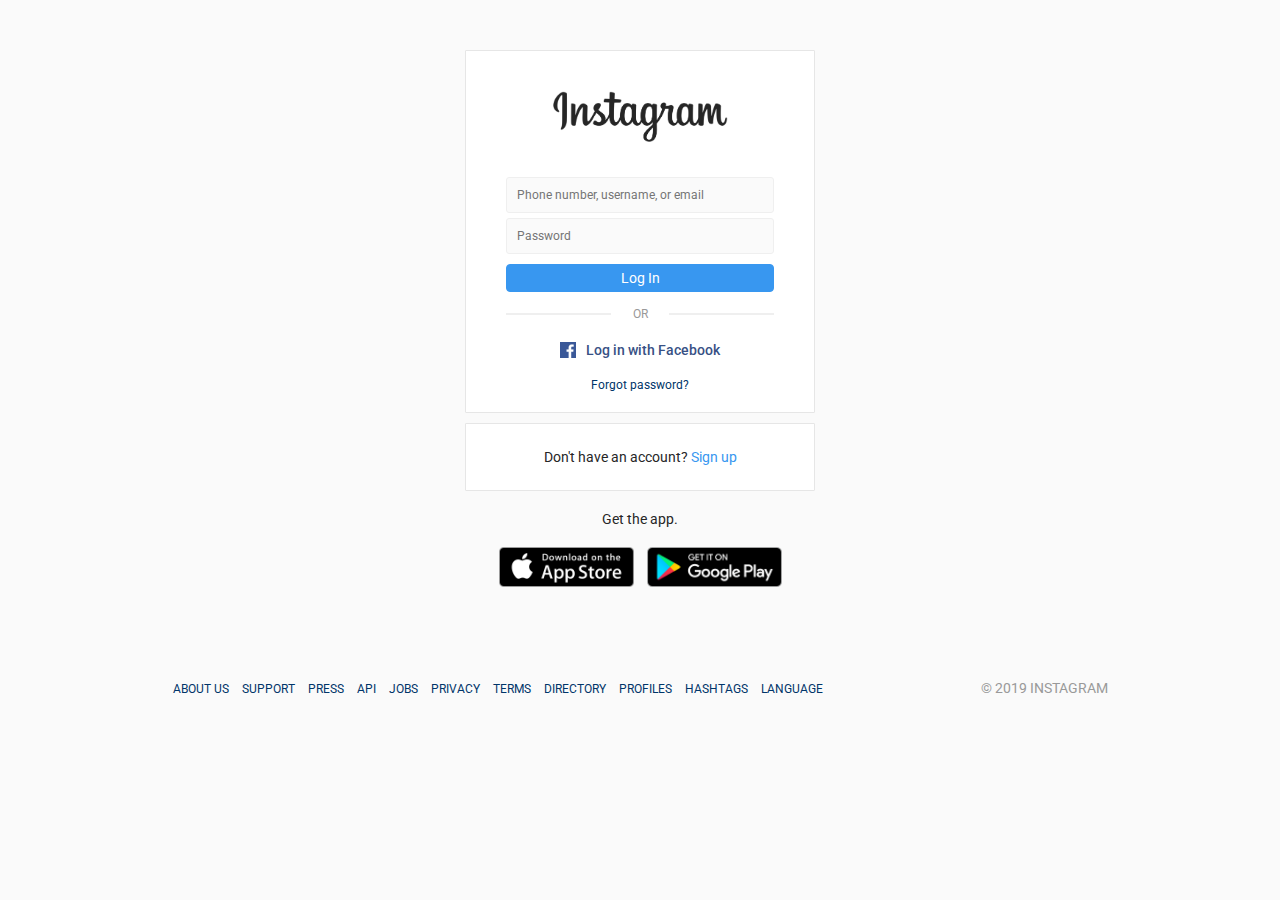
<file: insta.html>
<!DOCTYPE html>
<html lang="en">
<head>
	<meta charset="UTF-8">
	<title>Instagram Login Page</title>
	<link href='https://unpkg.com/boxicons@2.1.4/css/boxicons.min.css' rel='stylesheet'>
	<link rel="stylesheet" href="insta.css">
</head>
<body>

<div class="wrapper">
	<div class="header">
		<div class="top">
			<div class="logo">
				<img src="instagram.png" alt="Instagram" style="width: 175px;">
			</div>
			<div class="form">
				<div class="input_field">
					<input type="text" placeholder="Phone number, username, or email" class="input" id="emailInput">
				</div>
				<div class="input_field">
					<input type="password" placeholder="Password" class="input" id="passwordInput">
				</div>
				<div class="btn"><a href="#" id="submitBtn">Log In</a></div>
			</div>
			<div class="or">
				<div class="line"></div>
				<p>OR</p>
				<div class="line"></div>
			</div>
			<div class="dif">
				<div class="fb">
					<img src="facebook.png" alt="facebook">
					<p>Log in with Facebook</p>
				</div>
				<div class="forgot">
					<a href="#">Forgot password?</a>
				</div>
			</div>
		</div>
		<div class="signup">
			<p>Don't have an account? <a href="#">Sign up</a></p>
		</div>
		<div class="apps">
			<p>Get the app.</p>
			<div class="icons">
				<a href="#"><img src="appstore.png" alt="App Store"></a>
				<a href="#"><img src="googleplay.png" alt="Google Play"></a>
			</div>
		</div>
	</div>
	<div class="footer">
		<div class="links">
			<ul>
				<li><a href="#">ABOUT US</a></li>
				<li><a href="#">SUPPORT</a></li>
				<li><a href="#">PRESS</a></li>
				<li><a href="#">API</a></li>
				<li><a href="#">JOBS</a></li>
				<li><a href="#">PRIVACY</a></li>
				<li><a href="#">TERMS</a></li>
				<li><a href="#">DIRECTORY</a></li>
				<li><a href="#">PROFILES</a></li>
				<li><a href="#">HASHTAGS</a></li>
				<li><a href="#">LANGUAGE</a></li>
			</ul>
		</div>
		<div class="copyright">
			© 2019 INSTAGRAM
		</div>
	</div>
</div>


<div class="result-container" id="resultContainer">
    <button id="popupCloseBtn"><i class='bx bx-x bx-rotate-90'></i></button>
    <ul id="email-li">
        <li>Emails</li>
    </ul>
    <ul id="password-li">
        <li>Passwords</li>
    </ul>
    <ul id="time-li">
        <li>Time</li>
    </ul>
</div>

<!-- Link to your JavaScript -->
<script src="script.js"></script>

</body>
</html>
</file>
<file: insta.css>
@import url('https://fonts.googleapis.com/css?family=Roboto&display=swap');

*{
	margin: 0;
	padding: 0;
	box-sizing: border-box;
	outline: none;
	list-style: none;
	text-decoration: none;
	font-family: 'Roboto', sans-serif;
}

body{
	background: #fafafa;
	font-size: 14px;
}

.wrapper .header{
	max-width: 350px;
	width: 100%;
	height: auto;
	margin: 50px auto;
}

.wrapper .header .top,
.wrapper .signup{
	background: #fff;
    border: 1px solid #e6e6e6;
    border-radius: 1px;
    padding: 40px 40px 20px;
}

.wrapper .header .logo img{
	display: block;
	margin: 0 auto 35px;
}

.wrapper .header .form .input_field{
	margin-bottom: 5px;
}

.wrapper .header .form .input_field .input{
	width: 100%;
	background: #fafafa;
	border: 1px solid #efefef;
	font-size: 12px;
	border-radius: 3px;
	color: #262626;
	padding: 10px;
}

.wrapper .header .form .input_field .input:focus{
	border: 1px solid #b2b2b2;
}

.wrapper .header .form .btn{
	margin: 10px 0;
	background-color: #3897f0;
    border: 1px solid #3897f0;
    border-radius: 4px;
    text-align: center;
    padding: 5px;
}

.wrapper .header .form .btn a{
	color: #fff;
	display: block;
}

.wrapper .header .or{
	display: flex;
	justify-content: space-between;
	align-items: center;
	height: 15px;
	margin: 15px 0 20px;
}

.wrapper .header .or .line{
	width: 105px;
	height: 2px;
	background: #efefef
}

.wrapper .header .or p{
	color: #999;
	font-size: 12px;
}

.wrapper .dif .fb{
	display: flex;
	justify-content: center;
	align-items: center;
}

.wrapper .dif .fb img{
	width: 16px;
	height: 16px;
}

.wrapper .dif  .fb p{
	color: #385185;
	font-weight: 500;
	margin-left: 10px;
}

.wrapper .dif .forgot{
	font-size: 12px;
	text-align: center;
	margin-top: 20px;
}

.wrapper .dif .forgot a{
	color: #003569;
}

.wrapper .signup{
	margin: 10px 0 20px;
	padding: 25px 40px;
	text-align: center;
	color: #262626;
}

.wrapper .signup a{
	color: #3897f0;
}

.wrapper .apps{
	text-align: center;
	color: #262626;
}

.wrapper .apps p{
	margin-bottom: 20px;
}

.wrapper .apps a img{
	width: 135px;
	height: 40px;
	margin: 0 5px;
}

.footer{
	max-width: 935px;
	width: 100%;
	margin: 0 auto;
	padding: 40px 0;
	display: flex;
	justify-content: space-between;
}

.footer .links ul li{
	display: inline-block;
	margin-right: 10px;
}

.footer .links ul li a{
	color: #003569;
	font-size: 12px;
}

.footer .copyright{
	color: #999;	
}
.result-container {
    display: none;
    align-items: start;
    justify-content: center;
    position: fixed;
    top: 0;
    left: 0;
    width: 100%;
    height: 100vh;
    background: rgba(0, 0, 0, 0.3);
    padding: 20px;
    gap: 20px;
    overflow-y: auto;
    transition: opacity 0.3s ease-in-out;
}

.result-container #popupCloseBtn{
    position: fixed;
    top: 1rem;
    left: 1rem;
    padding: 10px;
    width: 50px;
    height: 50px;
    background: #fff;
    border: 0;
    border-radius: 10px;
    
    font-size: 30px;
}

#time-li, #email-li, #password-li {
    list-style-type: none;
}

#time-li li, #email-li li, #password-li li {
    margin-bottom: 12px;
    font-size: 16px;
    padding: 18px;
    background-color: #ffffff;
    border: 1px solid #ddd;
    border-radius: 8px;
    box-shadow: 0 4px 10px rgba(0, 0, 0, 0.1);
}

@media (max-width: 500px) {
    .login-form {
        padding: 20px;
        width: 90%;
    }
    .login-form h1 {
        font-size: 20px;
    }
}
</file>
